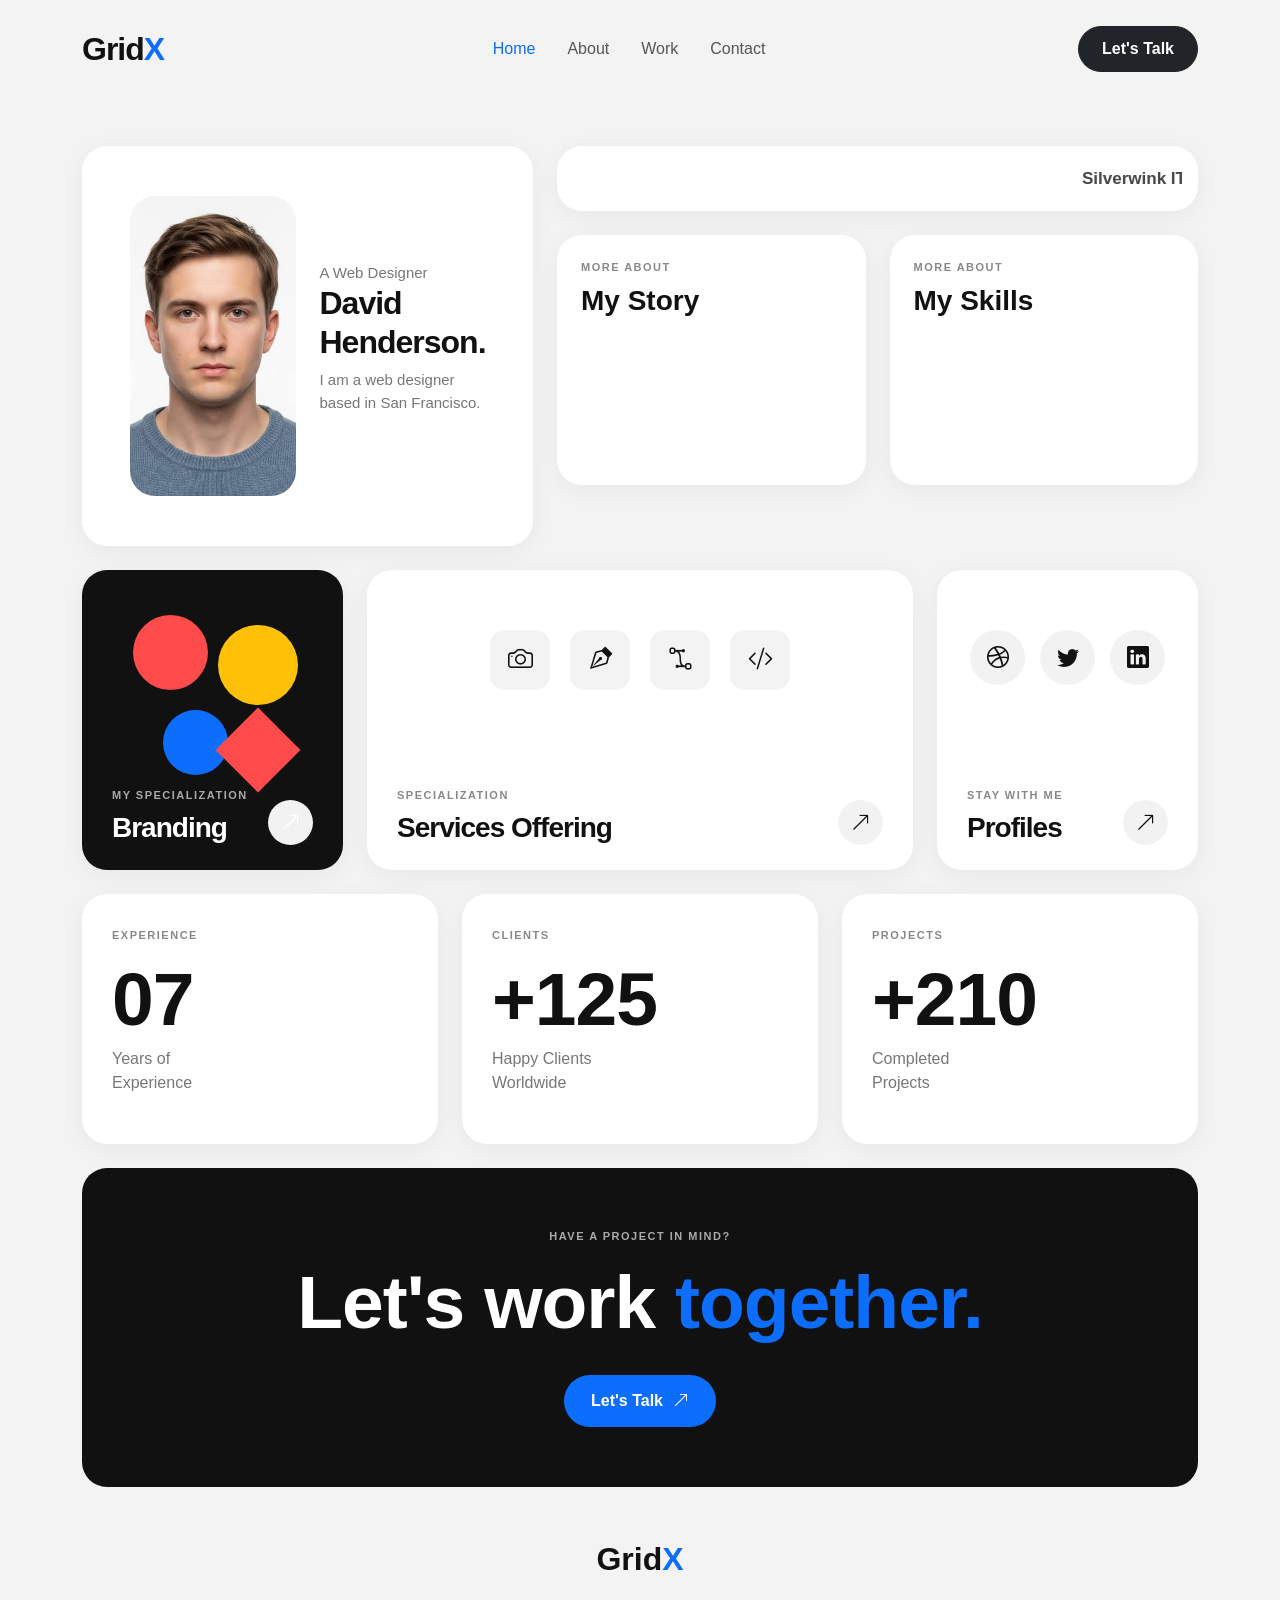
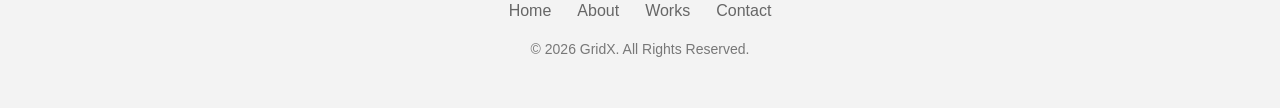
<file: Index.HTML>
<!DOCTYPE html>
<html lang="en">
    
    <head>
        <meta charset="UTF-8">
        <meta name="viewport" content="width=device-width, initial-scale=1.0">
        
        <title>GridX Portfolio</title>
        
        <link href="https://cdn.jsdelivr.net/npm/bootstrap@5.3.8/dist/css/bootstrap.min.css" rel="stylesheet">
        
        <link rel="stylesheet" href="https://cdn.jsdelivr.net/npm/bootstrap-icons@1.11.3/font/bootstrap-icons.min.css">
        
        <link rel="stylesheet" href=".//css/myallcss.css">

        
        
    </head>
    
<body>

    <nav class="navbar navbar-expand-lg bg-transparent">
        <div class="container">

            <a class="navbar-brand fw-bold fs-3" href="#">
                Grid<span class="text-primary">X</span>
            </a>

            <button class="navbar-toggler" type="button" data-bs-toggle="collapse"
                data-bs-target="#navbarSupportedContent" aria-controls="navbarSupportedContent"
                aria-expanded="false" aria-label="Toggle navigation">

                <span class="navbar-toggler-icon"></span>

            </button>

            <div class="collapse navbar-collapse" id="navbarSupportedContent">

                <ul class="navbar-nav mx-auto mb-2 mb-lg-0">

                    <li class="nav-item">
                        <a class="nav-link active" href="./Index.HTML">Home</a>
                    </li>

                    <li class="nav-item">
                        <a class="nav-link" href="./HTML/about.html">About</a>
                    </li>

                    <li class="nav-item">
                        <a class="nav-link" href="./HTML/WORKS.HTML">Work</a>
                    </li>

                    <li class="nav-item">
                        <a class="nav-link" href="#contact">Contact</a>
                    </li>

                </ul>

                <a href="#contact" class="btn btn-dark">
                    Let's Talk
                </a>

            </div>
        </div>
    </nav>

    <main>

        <section id="home" class="container mt-5">

            <div class="row g-4">

                <div class="col-12 col-lg-5">

                    <div class="profile-card rounded-5 p-4 p-lg-5 h-100">

                        <div class="row align-items-center">

                            <div class="col-12 col-md-6 text-center">

                                <img src="./profile.jpg"
                                    class="img-fluid rounded-5"
                                    alt="David Henderson">

                            </div>

                            <div class="col-12 col-md-6 mt-4 mt-md-0">

                                <p class="m-0">
                                    A Web Designer
                                </p>

                                <h2 class="m-0">
                                    David<br>
                                    Henderson.
                                </h2>

                                <p class="mt-2">
                                    I am a web designer based
                                    in San Francisco.
                                </p>

                            </div>

                        </div>

                    </div>

                </div>

                <div class="col-12 col-lg-7">

                    <div class="row g-4">

                        <div class="col-12">

                            <div class="marquee-card bg-white p-3 rounded-5">

                                <marquee>
                                    Silverwink IT Training Institute
                                </marquee>

                            </div>

                        </div>

                        <div class="col-12 col-md-6">

                            <div class="about-card bg-white rounded-5 p-4 h-100">

                                <p class="small-heading">
                                    MORE ABOUT
                                </p>

                                <h3>
                                    My Story
                                </h3>

                            </div>

                        </div>

                        <div class="col-12 col-md-6">

                            <div class="about-card bg-white rounded-5 p-4 h-100">

                                <p class="small-heading">
                                    MORE ABOUT
                                </p>

                                <h3>
                                    My Skills
                                </h3>

                            </div>

                        </div>

                    </div>

                </div>

            </div>

        </section>

        <section id="works" class="container mt-4">

            <div class="row g-4">

                <div class="col-12 col-md-6 col-lg-3">

                    <div class="grid-card branding-card h-100">

                        <div class="brand-shape">

                            <div class="red-circle"></div>
                            <div class="yellow-shape"></div>
                            <div class="blue-circle"></div>
                            <div class="red-shape"></div>

                        </div>

                        <div class="card-bottom">

                            <div>

                                <p class="small-heading">
                                    MY SPECIALIZATION
                                </p>

                                <h2>
                                    Branding
                                </h2>

                            </div>

                            <a href="#" class="small-arrow">
                                <i class="bi bi-arrow-up-right"></i>
                            </a>

                        </div>

                    </div>

                </div>

                <div class="col-12 col-md-6 col-lg-6">

                    <div class="grid-card services-card h-100">

                        <div class="service-icons">

                            <div class="service-icon">
                                <i class="bi bi-camera"></i>
                            </div>

                            <div class="service-icon">
                                <i class="bi bi-vector-pen"></i>
                            </div>

                            <div class="service-icon">
                                <i class="bi bi-bezier2"></i>
                            </div>

                            <div class="service-icon">
                                <i class="bi bi-code-slash"></i>
                            </div>

                        </div>

                        <div class="card-bottom">

                            <div>

                                <p class="small-heading">
                                    SPECIALIZATION
                                </p>

                                <h2>
                                    Services Offering
                                </h2>

                            </div>

                            <a href="#" class="small-arrow">
                                <i class="bi bi-arrow-up-right"></i>
                            </a>

                        </div>

                    </div>

                </div>

                <div class="col-12 col-md-6 col-lg-3">

                    <div class="grid-card profiles-card h-100">

                        <div class="social-icons">

                            <a href="#">
                                <i class="bi bi-dribbble"></i>
                            </a>

                            <a href="#">
                                <i class="bi bi-twitter"></i>
                            </a>

                            <a href="#">
                                <i class="bi bi-linkedin"></i>
                            </a>

                        </div>

                        <div class="card-bottom">

                            <div>

                                <p class="small-heading">
                                    STAY WITH ME
                                </p>

                                <h2>
                                    Profiles
                                </h2>

                            </div>

                            <a href="#" class="small-arrow">
                                <i class="bi bi-arrow-up-right"></i>
                            </a>

                        </div>

                    </div>

                </div>

            </div>

        </section>

        <section id="about" class="container mt-4">

            <div class="row g-4">

                <div class="col-12 col-md-4">

                    <div class="grid-card information-card h-100">

                        <p class="small-heading">
                            EXPERIENCE
                        </p>

                        <h2>
                            07
                        </h2>

                        <p>
                            Years of<br>
                            Experience
                        </p>

                    </div>

                </div>

                <div class="col-12 col-md-4">

                    <div class="grid-card information-card h-100">

                        <p class="small-heading">
                            CLIENTS
                        </p>

                        <h2>
                            +125
                        </h2>

                        <p>
                            Happy Clients<br>
                            Worldwide
                        </p>

                    </div>

                </div>

                <div class="col-12 col-md-4">

                    <div class="grid-card information-card h-100">

                        <p class="small-heading">
                            PROJECTS
                        </p>

                        <h2>
                            +210
                        </h2>

                        <p>
                            Completed<br>
                            Projects
                        </p>

                    </div>

                </div>

            </div>

        </section>

        <section id="contact" class="container contact-section mt-4">

            <div class="contact-card">

                <p class="small-heading">
                    HAVE A PROJECT IN MIND?
                </p>

                <h2>
                    Let's work
                    <span>together.</span>
                </h2>

                <a href="mailto:hello@example.com" class="talk-btn">

                    Let's Talk

                    <i class="bi bi-arrow-up-right"></i>

                </a>

            </div>

        </section>

        <footer class="container text-center py-5">

            <div class="footer-logo fs-2 fw-bold">
                Grid<span>X</span>
            </div>

            <div class="footer-links my-3">

                <a href="#home" class="mx-2">
                    Home
                </a>

                <a href="#about" class="mx-2">
                    About
                </a>

                <a href="#works" class="mx-2">
                    Works
                </a>

                <a href="#contact" class="mx-2">
                    Contact
                </a>

            </div>

            <p>
                © 2026 GridX. All Rights Reserved.
            </p>

        </footer>

    </main>

    <script src="https://ajax.googleapis.com/ajax/libs/jquery/3.7.1/jquery.min.js"></script>

    <script src="https://cdn.jsdelivr.net/npm/bootstrap@5.3.8/dist/js/bootstrap.bundle.min.js"></script>

</body>

</html>
</file>
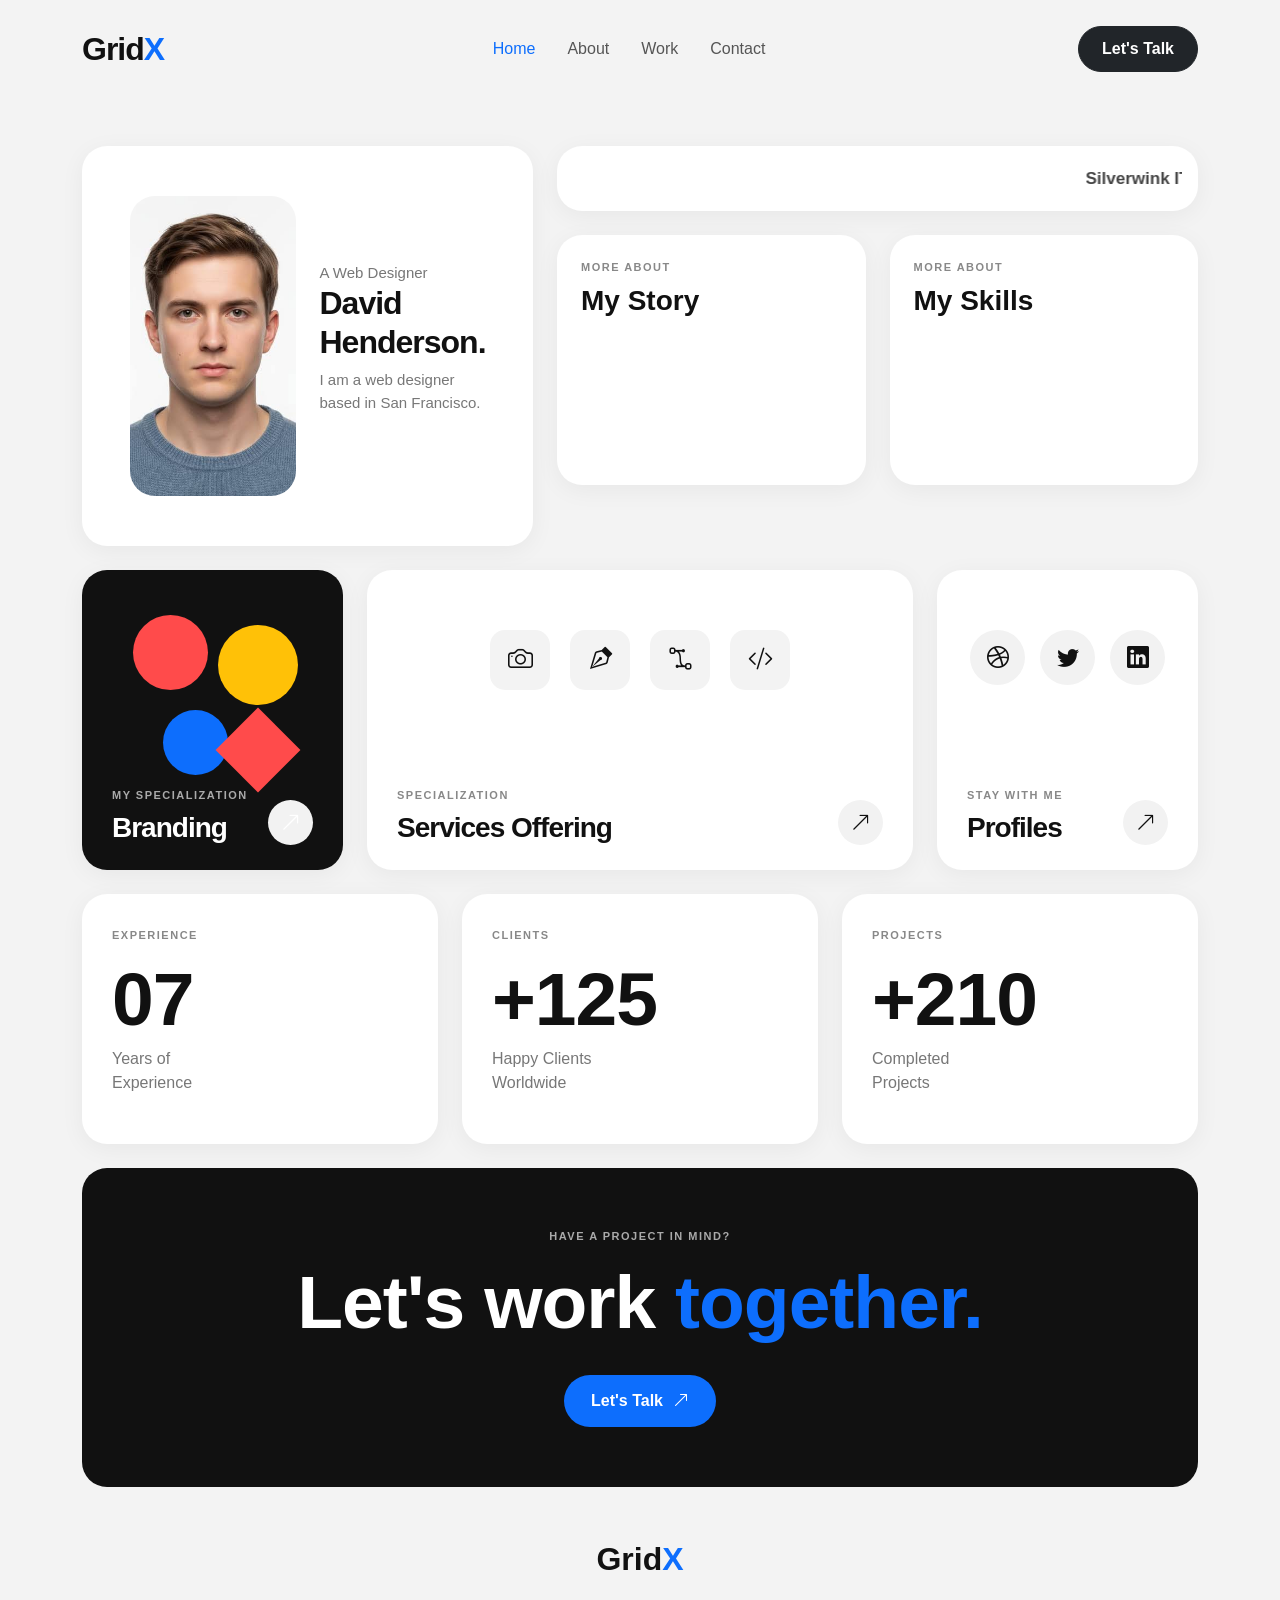
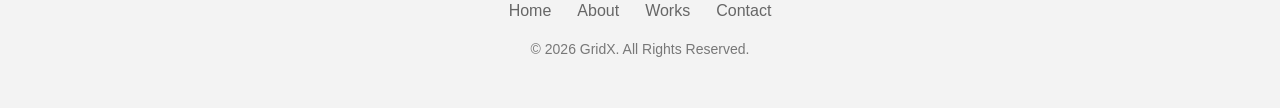
<file: index.HTML>
<!DOCTYPE html>
<html lang="en">
    
    <head>
        <meta charset="UTF-8">
        <meta name="viewport" content="width=device-width, initial-scale=1.0">
        
        <title>GridX Portfolio</title>
        
        <link href="https://cdn.jsdelivr.net/npm/bootstrap@5.3.8/dist/css/bootstrap.min.css" rel="stylesheet">
        
        <link rel="stylesheet" href="https://cdn.jsdelivr.net/npm/bootstrap-icons@1.11.3/font/bootstrap-icons.min.css">
        
        <link rel="stylesheet" href=".//css/myallcss.css">

        
        
    </head>
    
<body>

    <nav class="navbar navbar-expand-lg bg-transparent">
        <div class="container">

            <a class="navbar-brand fw-bold fs-3" href="#">
                Grid<span class="text-primary">X</span>
            </a>

            <button class="navbar-toggler" type="button" data-bs-toggle="collapse"
                data-bs-target="#navbarSupportedContent" aria-controls="navbarSupportedContent"
                aria-expanded="false" aria-label="Toggle navigation">

                <span class="navbar-toggler-icon"></span>

            </button>

            <div class="collapse navbar-collapse" id="navbarSupportedContent">

                <ul class="navbar-nav mx-auto mb-2 mb-lg-0">

                    <li class="nav-item">
                        <a class="nav-link active" href="./index.HTML">Home</a>
                    </li>

                    <li class="nav-item">
                        <a class="nav-link" href="./HTML/about.html">About</a>
                    </li>

                    <li class="nav-item">
                        <a class="nav-link" href="./HTML/WORKS.HTML">Work</a>
                    </li>

                    <li class="nav-item">
                        <a class="nav-link" href="#contact">Contact</a>
                    </li>

                </ul>

                <a href="#contact" class="btn btn-dark">
                    Let's Talk
                </a>

            </div>
        </div>
    </nav>

    <main>

        <section id="home" class="container mt-5">

            <div class="row g-4">

                <div class="col-12 col-lg-5">

                    <div class="profile-card rounded-5 p-4 p-lg-5 h-100">

                        <div class="row align-items-center">

                            <div class="col-12 col-md-6 text-center">

                                <img src="./profile.jpg"
                                    class="img-fluid rounded-5"
                                    alt="David Henderson">

                            </div>

                            <div class="col-12 col-md-6 mt-4 mt-md-0">

                                <p class="m-0">
                                    A Web Designer
                                </p>

                                <h2 class="m-0">
                                    David<br>
                                    Henderson.
                                </h2>

                                <p class="mt-2">
                                    I am a web designer based
                                    in San Francisco.
                                </p>

                            </div>

                        </div>

                    </div>

                </div>

                <div class="col-12 col-lg-7">

                    <div class="row g-4">

                        <div class="col-12">

                            <div class="marquee-card bg-white p-3 rounded-5">

                                <marquee>
                                    Silverwink IT Training Institute
                                </marquee>

                            </div>

                        </div>

                        <div class="col-12 col-md-6">

                            <div class="about-card bg-white rounded-5 p-4 h-100">

                                <p class="small-heading">
                                    MORE ABOUT
                                </p>

                                <h3>
                                    My Story
                                </h3>

                            </div>

                        </div>

                        <div class="col-12 col-md-6">

                            <div class="about-card bg-white rounded-5 p-4 h-100">

                                <p class="small-heading">
                                    MORE ABOUT
                                </p>

                                <h3>
                                    My Skills
                                </h3>

                            </div>

                        </div>

                    </div>

                </div>

            </div>

        </section>

        <section id="works" class="container mt-4">

            <div class="row g-4">

                <div class="col-12 col-md-6 col-lg-3">

                    <div class="grid-card branding-card h-100">

                        <div class="brand-shape">

                            <div class="red-circle"></div>
                            <div class="yellow-shape"></div>
                            <div class="blue-circle"></div>
                            <div class="red-shape"></div>

                        </div>

                        <div class="card-bottom">

                            <div>

                                <p class="small-heading">
                                    MY SPECIALIZATION
                                </p>

                                <h2>
                                    Branding
                                </h2>

                            </div>

                            <a href="#" class="small-arrow">
                                <i class="bi bi-arrow-up-right"></i>
                            </a>

                        </div>

                    </div>

                </div>

                <div class="col-12 col-md-6 col-lg-6">

                    <div class="grid-card services-card h-100">

                        <div class="service-icons">

                            <div class="service-icon">
                                <i class="bi bi-camera"></i>
                            </div>

                            <div class="service-icon">
                                <i class="bi bi-vector-pen"></i>
                            </div>

                            <div class="service-icon">
                                <i class="bi bi-bezier2"></i>
                            </div>

                            <div class="service-icon">
                                <i class="bi bi-code-slash"></i>
                            </div>

                        </div>

                        <div class="card-bottom">

                            <div>

                                <p class="small-heading">
                                    SPECIALIZATION
                                </p>

                                <h2>
                                    Services Offering
                                </h2>

                            </div>

                            <a href="#" class="small-arrow">
                                <i class="bi bi-arrow-up-right"></i>
                            </a>

                        </div>

                    </div>

                </div>

                <div class="col-12 col-md-6 col-lg-3">

                    <div class="grid-card profiles-card h-100">

                        <div class="social-icons">

                            <a href="#">
                                <i class="bi bi-dribbble"></i>
                            </a>

                            <a href="#">
                                <i class="bi bi-twitter"></i>
                            </a>

                            <a href="#">
                                <i class="bi bi-linkedin"></i>
                            </a>

                        </div>

                        <div class="card-bottom">

                            <div>

                                <p class="small-heading">
                                    STAY WITH ME
                                </p>

                                <h2>
                                    Profiles
                                </h2>

                            </div>

                            <a href="#" class="small-arrow">
                                <i class="bi bi-arrow-up-right"></i>
                            </a>

                        </div>

                    </div>

                </div>

            </div>

        </section>

        <section id="about" class="container mt-4">

            <div class="row g-4">

                <div class="col-12 col-md-4">

                    <div class="grid-card information-card h-100">

                        <p class="small-heading">
                            EXPERIENCE
                        </p>

                        <h2>
                            07
                        </h2>

                        <p>
                            Years of<br>
                            Experience
                        </p>

                    </div>

                </div>

                <div class="col-12 col-md-4">

                    <div class="grid-card information-card h-100">

                        <p class="small-heading">
                            CLIENTS
                        </p>

                        <h2>
                            +125
                        </h2>

                        <p>
                            Happy Clients<br>
                            Worldwide
                        </p>

                    </div>

                </div>

                <div class="col-12 col-md-4">

                    <div class="grid-card information-card h-100">

                        <p class="small-heading">
                            PROJECTS
                        </p>

                        <h2>
                            +210
                        </h2>

                        <p>
                            Completed<br>
                            Projects
                        </p>

                    </div>

                </div>

            </div>

        </section>

        <section id="contact" class="container contact-section mt-4">

            <div class="contact-card">

                <p class="small-heading">
                    HAVE A PROJECT IN MIND?
                </p>

                <h2>
                    Let's work
                    <span>together.</span>
                </h2>

                <a href="mailto:hello@example.com" class="talk-btn">

                    Let's Talk

                    <i class="bi bi-arrow-up-right"></i>

                </a>

            </div>

        </section>

        <footer class="container text-center py-5">

            <div class="footer-logo fs-2 fw-bold">
                Grid<span>X</span>
            </div>

            <div class="footer-links my-3">

                <a href="#home" class="mx-2">
                    Home
                </a>

                <a href="#about" class="mx-2">
                    About
                </a>

                <a href="#works" class="mx-2">
                    Works
                </a>

                <a href="#contact" class="mx-2">
                    Contact
                </a>

            </div>

            <p>
                © 2026 GridX. All Rights Reserved.
            </p>

        </footer>

    </main>

    <script src="https://ajax.googleapis.com/ajax/libs/jquery/3.7.1/jquery.min.js"></script>

    <script src="https://cdn.jsdelivr.net/npm/bootstrap@5.3.8/dist/js/bootstrap.bundle.min.js"></script>

</body>

</html>
</file>
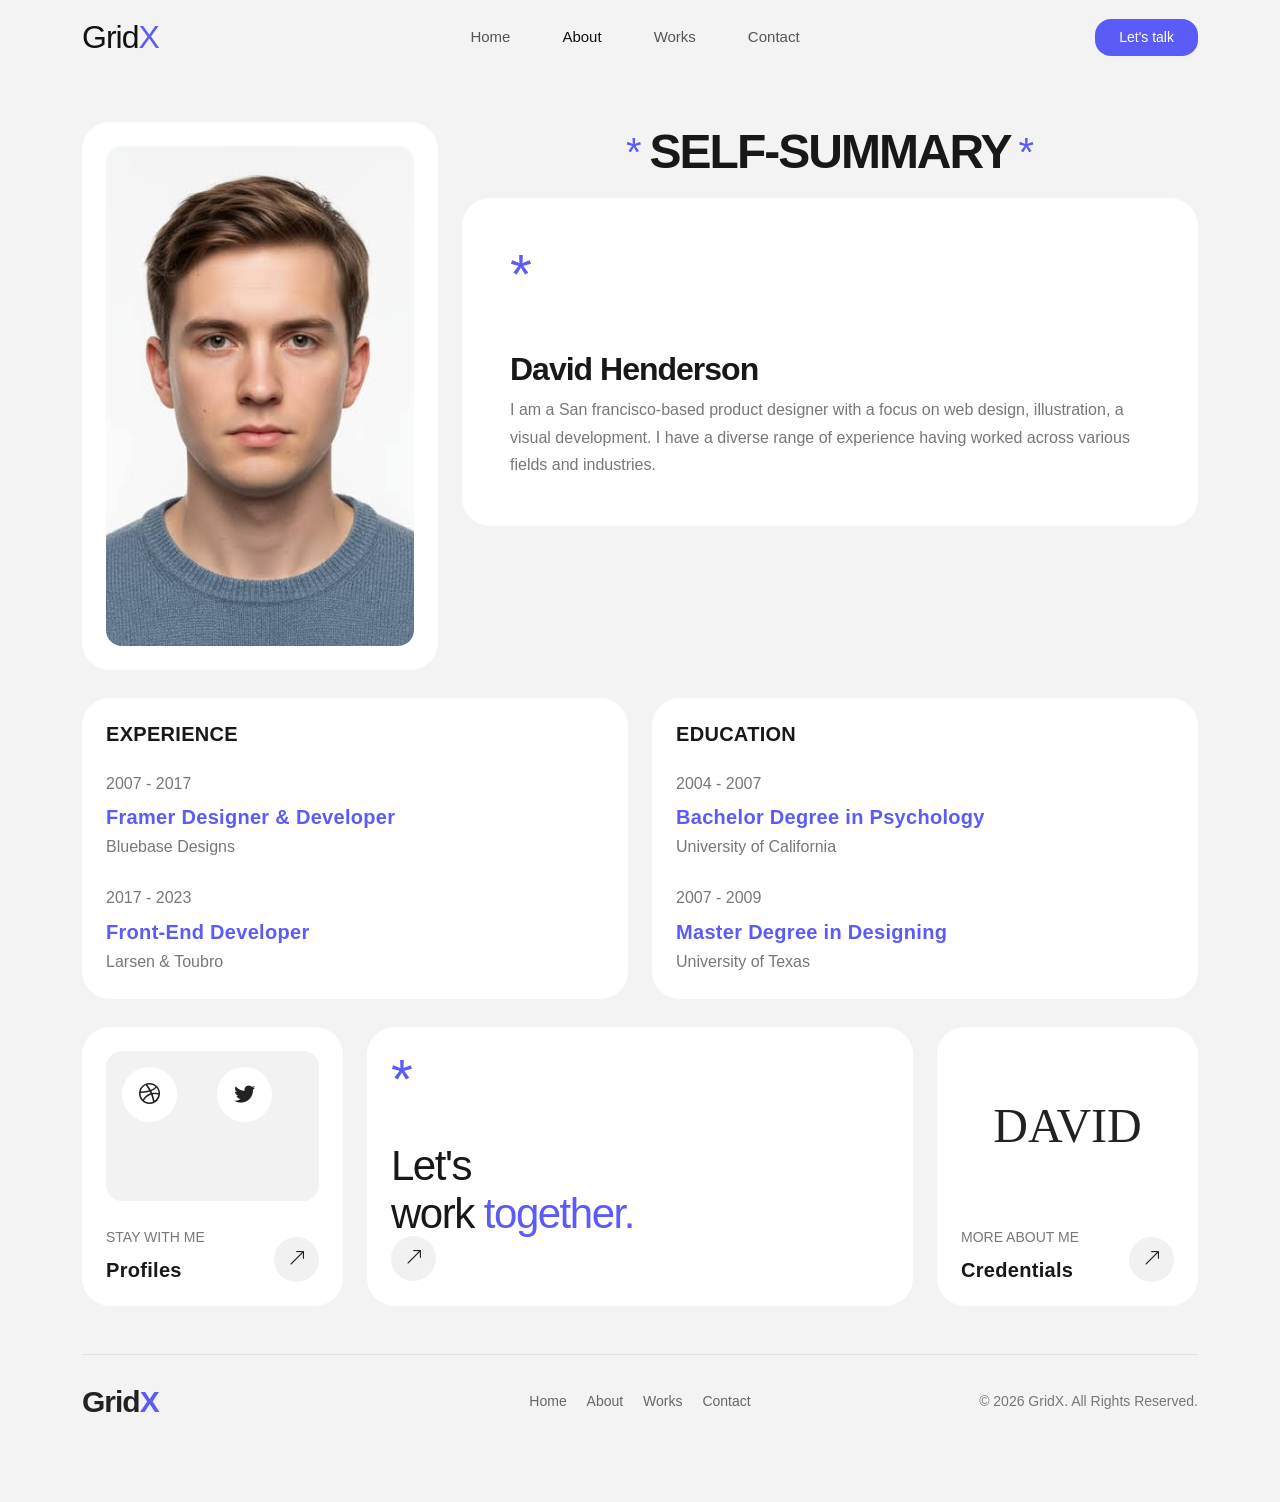
<file: HTML/about.html>
<!DOCTYPE html>
<html lang="en">

<head>
    <meta charset="UTF-8">
    <meta name="viewport" content="width=device-width, initial-scale=1.0">
    <title>GridX - About</title>

    <link href="https://cdn.jsdelivr.net/npm/bootstrap@5.3.3/dist/css/bootstrap.min.css" rel="stylesheet">

    <link rel="stylesheet"
        href="https://cdn.jsdelivr.net/npm/bootstrap-icons@1.11.3/font/bootstrap-icons.min.css">

    <link rel="stylesheet" href="../css/aboutstyle.css">
</head>

<body>

    <nav class="navbar navbar-expand-lg py-2">
        <div class="container">

            <a class="navbar-brand fs-2 fw-medium" href="../index.html">
                Grid<span>X</span>
            </a>

            <button class="navbar-toggler" type="button"
                data-bs-toggle="collapse" data-bs-target="#mainNavbar">

                <span class="navbar-toggler-icon"></span>

            </button>

            <div class="collapse navbar-collapse" id="mainNavbar">

                <ul class="navbar-nav mx-auto gap-lg-4">

                    <li class="nav-item">
                        <a class="nav-link" href="../index.html">Home</a>
                    </li>

                    <li class="nav-item">
                        <a class="nav-link active" href="about.html">About</a>
                    </li>

                    <li class="nav-item">
                        <a class="nav-link" href="WORKS.HTML">Works</a>
                    </li>

                    <li class="nav-item">
                        <a class="nav-link" href="contact.html">Contact</a>
                    </li>

                </ul>

                <a href="contact.html" class="btn talk-btn rounded-4 px-4 py-2">
                    Let's talk
                </a>

            </div>
        </div>
    </nav>

    <main class="container py-5">

        <div class="row g-4 align-items-stretch">

            <div class="col-lg-4">

                <div class="card border-0 rounded-5 h-100 p-4">

                    <div class="profile-image rounded-4 overflow-hidden">

                        <img src="../profile.jpg"
                            class="img-fluid w-100 h-100 object-fit-cover"
                            alt="David Henderson">

                    </div>

                </div>

            </div>

            <div class="col-lg-8">

                <div class="h-100">

                    <div class="d-flex justify-content-center align-items-center gap-2 mb-3">

                        <span class="blue-star" style="font-size: 2.5em;">*</span>

                        <h1 class="display-3 fw-semibold mb-0">
                            SELF-SUMMARY
                        </h1>

                        <span class="blue-star" style="font-size: 2.5em;">*</span>

                    </div>

                    <div class="card border-0 rounded-5 h-auto p-4 p-md-5">

                        <div class="summary-star" style="font-size: 3.5em;">
                            *
                        </div>

                        <div class="pt-5">

                            <h2 class="display-6 mb-2">
                                David Henderson
                            </h2>

                            <p class="text-secondary mb-0">
                                I am a San francisco-based product
                                designer with a focus on web design,
                                illustration, a visual development.
                                I have a diverse range of experience
                                having worked across various fields
                                and industries.
                            </p>

                        </div>

                    </div>

                </div>

            </div>

        </div>

        <div class="row g-4 mt-1">

            <div class="col-lg-6">

                <div class="card border-0 rounded-5 p-4 h-100">

                    <h5 class="mb-4">
                        EXPERIENCE
                    </h5>

                    <div class="mb-4">

                        <p class="text-secondary mb-2">
                            2007 - 2017
                        </p>

                        <h5 class="blue-text mb-1">
                            Framer Designer & Developer
                        </h5>

                        <p class="text-secondary mb-0">
                            Bluebase Designs
                        </p>

                    </div>

                    <div>

                        <p class="text-secondary mb-2">
                            2017 - 2023
                        </p>

                        <h5 class="blue-text mb-1">
                            Front-End Developer
                        </h5>

                        <p class="text-secondary mb-0">
                            Larsen & Toubro
                        </p>

                    </div>

                </div>

            </div>

            <div class="col-lg-6">

                <div class="card border-0 rounded-5 p-4 h-100">

                    <h5 class="mb-4">
                        EDUCATION
                    </h5>

                    <div class="mb-4">

                        <p class="text-secondary mb-2">
                            2004 - 2007
                        </p>

                        <h5 class="blue-text mb-1">
                            Bachelor Degree in Psychology
                        </h5>

                        <p class="text-secondary mb-0">
                            University of California
                        </p>

                    </div>

                    <div>

                        <p class="text-secondary mb-2">
                            2007 - 2009
                        </p>

                        <h5 class="blue-text mb-1">
                            Master Degree in Designing
                        </h5>

                        <p class="text-secondary mb-0">
                            University of Texas
                        </p>

                    </div>

                </div>

            </div>

        </div>

        <div class="row g-4 mt-1">

            <div class="col-lg-3 col-md-6">

                <div class="card border-0 rounded-5 p-4 h-100">

                    <div class="social-area rounded-4 p-3 mb-4">

                        <div class="row g-2">

                            <div class="col-6">

                                <a href="#" class="social-icon">
                                    <i class="bi bi-dribbble"></i>
                                </a>

                            </div>

                            <div class="col-6">

                                <a href="#" class="social-icon">
                                    <i class="bi bi-twitter"></i>
                                </a>

                            </div>

                        </div>

                    </div>

                    <div class="d-flex justify-content-between align-items-end mt-auto">

                        <div>

                            <small class="text-secondary">
                                STAY WITH ME
                            </small>

                            <h5 class="mb-0 mt-2">
                                Profiles
                            </h5>

                        </div>

                        <a href="#" class="arrow-btn">
                            <i class="bi bi-arrow-up-right"></i>
                        </a>

                    </div>

                </div>

            </div>

            <div class="col-lg-6 col-md-6">

                <div class="card border-0 rounded-5 p-4 h-100 position-relative">

                    <span class="summary-star" style="font-size: 3.5em;">
                        *
                    </span>

                    <div class="d-flex align-items-center h-100">

                        <h2 class="display-5 fw-normal">
                            Let's<br>
                            work
                            <span class="blue-text">
                                together.
                            </span>
                        </h2>

                    </div>

                    <a href="contact.html"
                        class="arrow-btn position-absolute bottom-4 end-4">

                        <i class="bi bi-arrow-up-right"></i>

                    </a>

                </div>

            </div>

            <div class="col-lg-3">

                <div class="card border-0 rounded-5 p-4 h-100">

                    <div class="signature text-center">
                        DAVID
                    </div>

                    <div class="d-flex justify-content-between align-items-end mt-auto">

                        <div>

                            <small class="text-secondary">
                                MORE ABOUT ME
                            </small>

                            <h5 class="mb-0 mt-2">
                                Credentials
                            </h5>

                        </div>

                        <a href="#" class="arrow-btn">
                            <i class="bi bi-arrow-up-right"></i>
                        </a>

                    </div>

                </div>

            </div>

        </div>

        <footer class="mt-5 pt-4 border-top">

            <div class="row align-items-center g-3">

                <div class="col-md-4">

                    <div class="footer-logo">
                        Grid<span>X</span>
                    </div>

                </div>

                <div class="col-md-4 text-md-center">

                    <a href="index.html" class="footer-link">
                        Home
                    </a>

                    <a href="about.html" class="footer-link">
                        About
                    </a>

                    <a href="works.html" class="footer-link">
                        Works
                    </a>

                    <a href="contact.html" class="footer-link">
                        Contact
                    </a>

                </div>

                <div class="col-md-4 text-md-end">

                    <small class="text-secondary">
                        © 2026 GridX. All Rights Reserved.
                    </small>

                </div>

            </div>

        </footer>

    </main>

    <script src="https://cdn.jsdelivr.net/npm/bootstrap@5.3.3/dist/js/bootstrap.bundle.min.js"></script>

</body>

</html>
</file>
<file: css/myallcss.css>
* {
    margin: 0;
    padding: 0;
    box-sizing: border-box;
}

html {
    scroll-behavior: smooth;
}

body {
    background: #f3f3f3;
    color: #111;
    font-family: Arial, Helvetica, sans-serif;
    overflow-x: hidden;
}

a {
    text-decoration: none;
    color: inherit;
}

img {
    max-width: 100%;
    height: auto;
    display: block;
}

.navbar {
    padding: 20px 0;
}

.navbar-brand {
    color: #111;
    font-size: 32px !important;
    letter-spacing: -1px;
}

.navbar-brand span {
    color: #0d6efd;
}

.nav-link {
    color: #555;
    font-weight: 500;
    margin: 0 8px;
    transition: 0.3s ease;
}

.nav-link:hover,
.nav-link.active {
    color: #0d6efd !important;
}

.navbar-toggler {
    border: none;
    box-shadow: none !important;
}

.btn-dark {
    border-radius: 50px;
    padding: 10px 23px;
    font-weight: 600;
    transition: 0.3s ease;
}

.btn-dark:hover {
    transform: translateY(-2px);
}

.rounded-5 {
    border-radius: 25px !important;
}

h1 {
    font-size: clamp(38px, 4vw, 55px);
    font-weight: 700;
    line-height: 0.95;
    letter-spacing: -2px;
}

h2 {
    font-weight: 700;
    letter-spacing: -1px;
}

h3 {
    font-weight: 700;
}

.profile-card {
    min-height: 400px;
    background: #fff;
    display: flex;
    align-items: center;
    overflow: hidden;
    box-shadow: 0 5px 25px rgba(0, 0, 0, 0.05);
    transition: 0.3s ease;
}

.profile-card:hover {
    transform: translateY(-5px);
    box-shadow: 0 15px 35px rgba(0, 0, 0, 0.09);
}

.profile-card img {
    width: 100%;
    height: 300px;
    object-fit: cover;
    border-radius: 25px;
}

.profile-card p {
    font-size: 15px;
    line-height: 1.5;
    color: #777;
}

.profile-card h1 {
    color: #111;
}

.marquee-card {
    min-height: 65px;
    display: flex;
    align-items: center;
    overflow: hidden;
    box-shadow: 0 5px 25px rgba(0, 0, 0, 0.05);
    transition: 0.3s ease;
}

.marquee-card:hover {
    transform: translateY(-3px);
}

.marquee-card marquee {
    font-size: 17px;
    font-weight: 600;
    color: #444;
}

.about-card {
    position: relative;
    min-height: 250px;
    background: #fff;
    box-shadow: 0 5px 25px rgba(0, 0, 0, 0.05);
    transition: 0.3s ease;
}

.about-card:hover {
    transform: translateY(-5px);
    box-shadow: 0 15px 35px rgba(0, 0, 0, 0.09);
}

.about-card h3 {
    font-size: 28px;
    margin-bottom: 15px;
}

.about-card p.text-muted {
    font-size: 14px;
    line-height: 1.6;
}

.small-heading {
    font-size: 11px;
    font-weight: 600;
    letter-spacing: 1.5px;
    color: #888;
    margin-bottom: 8px;
}

.grid-card {
    position: relative;
    width: 100%;
    min-height: 300px;
    background: #fff;
    border-radius: 25px;
    padding: 30px;
    overflow: hidden;
    box-shadow: 0 5px 25px rgba(0, 0, 0, 0.05);
    transition: transform 0.3s ease, box-shadow 0.3s ease;
}

.grid-card:hover {
    transform: translateY(-5px);
    box-shadow: 0 15px 35px rgba(0, 0, 0, 0.1);
}

.card-bottom {
    position: absolute;
    left: 30px;
    right: 30px;
    bottom: 25px;
    display: flex;
    align-items: flex-end;
    justify-content: space-between;
    gap: 15px;
}

.card-bottom h2 {
    margin: 0;
    font-size: 28px;
}

.small-arrow {
    width: 45px;
    height: 45px;
    flex-shrink: 0;
    display: flex;
    align-items: center;
    justify-content: center;
    border-radius: 50%;
    background: #f2f2f2;
    font-size: 20px;
    transition: 0.3s ease;
}

.small-arrow:hover {
    background: #0d6efd;
    color: #fff;
    transform: rotate(45deg);
}

.branding-card {
    background: #111;
    color: #fff;
}

.branding-card .small-heading {
    color: #aaa;
}

.brand-shape {
    position: absolute;
    width: 180px;
    height: 180px;
    top: 35px;
    left: 50%;
    transform: translateX(-50%);
}

.red-circle {
    position: absolute;
    width: 75px;
    height: 75px;
    background: #ff4b4b;
    border-radius: 50%;
    left: 10px;
    top: 10px;
}

.yellow-shape {
    position: absolute;
    width: 80px;
    height: 80px;
    background: #ffc107;
    border-radius: 50%;
    right: 5px;
    top: 20px;
}

.blue-circle {
    position: absolute;
    width: 65px;
    height: 65px;
    background: #0d6efd;
    border-radius: 50%;
    left: 40px;
    bottom: 10px;
}

.red-shape {
    position: absolute;
    width: 60px;
    height: 60px;
    background: #ff4b4b;
    transform: rotate(45deg);
    right: 15px;
    bottom: 5px;
}

.services-card {
    background: #fff;
}

.service-icons {
    display: flex;
    align-items: center;
    justify-content: center;
    gap: 20px;
    margin-top: 30px;
}

.service-icon {
    width: 60px;
    height: 60px;
    display: flex;
    align-items: center;
    justify-content: center;
    border-radius: 15px;
    background: #f3f3f3;
    font-size: 25px;
    transition: 0.3s ease;
}

.service-icon:hover {
    background: #0d6efd;
    color: #fff;
    transform: translateY(-5px);
}

.profiles-card {
    background: #fff;
}

.social-icons {
    display: flex;
    justify-content: center;
    gap: 15px;
    margin-top: 30px;
}

.social-icons a {
    width: 55px;
    height: 55px;
    display: flex;
    align-items: center;
    justify-content: center;
    border-radius: 50%;
    background: #f2f2f2;
    font-size: 22px;
    transition: 0.3s ease;
}

.social-icons a:hover {
    background: #0d6efd;
    color: #fff;
    transform: translateY(-5px);
}

.information-card {
    min-height: 250px;
    display: flex;
    flex-direction: column;
    justify-content: center;
}

.information-card h2 {
    font-size: clamp(50px, 6vw, 75px);
    line-height: 1;
    margin: 10px 0;
}

.information-card p:last-child {
    color: #777;
    font-size: 16px;
    line-height: 1.5;
}

.contact-section {
    margin-top: 30px;
}

.contact-card {
    background: #111;
    color: #fff;
    border-radius: 25px;
    padding: 60px 50px;
    text-align: center;
}

.contact-card .small-heading {
    color: #aaa;
}

.contact-card h2 {
    font-size: clamp(42px, 6vw, 75px);
    line-height: 1;
    margin: 20px 0 35px;
}

.contact-card h2 span {
    color: #0d6efd;
}

.talk-btn {
    display: inline-flex;
    align-items: center;
    justify-content: center;
    gap: 10px;
    padding: 14px 27px;
    background: #0d6efd;
    color: #fff;
    border-radius: 50px;
    font-weight: 600;
    transition: 0.3s ease;
}

.talk-btn:hover {
    background: #fff;
    color: #111;
    transform: translateY(-3px);
}

.talk-btn i {
    transition: 0.3s ease;
}

.talk-btn:hover i {
    transform: rotate(45deg);
}

footer {
    color: #777;
}

.footer-logo {
    color: #111;
}

.footer-logo span {
    color: #0d6efd;
}

.footer-links {
    display: flex;
    justify-content: center;
    flex-wrap: wrap;
    gap: 10px;
}

.footer-links a {
    color: #666;
    transition: 0.3s ease;
}

.footer-links a:hover {
    color: #0d6efd;
}

footer p {
    margin: 0;
    font-size: 14px;
}

@media (max-width: 991px) {

    .navbar {
        padding: 15px 0;
    }

    .navbar-nav {
        text-align: center;
        margin-top: 15px;
    }

    .navbar .btn-dark {
        display: block;
        width: fit-content;
        margin: 10px auto;
    }

    .profile-card {
        min-height: 380px;
    }

    .grid-card {
        min-height: 280px;
    }
}

@media (max-width: 767px) {

    .container {
        padding-left: 15px;
        padding-right: 15px;
    }

    .navbar-brand {
        font-size: 28px !important;
    }

    .profile-card {
        min-height: auto;
        padding: 25px !important;
    }

    .profile-card img {
        height: 280px;
    }

    .profile-card h1 {
        font-size: 40px;
    }

    .profile-card .col-12.col-md-6:last-child {
        margin-top: 25px;
    }

    .about-card {
        min-height: 220px;
    }

    .grid-card {
        min-height: 270px;
        padding: 25px;
    }

    .card-bottom {
        left: 25px;
        right: 25px;
        bottom: 22px;
    }

    .card-bottom h2 {
        font-size: 24px;
    }

    .service-icons {
        gap: 12px;
    }

    .service-icon {
        width: 52px;
        height: 52px;
        font-size: 21px;
    }

    .contact-card {
        padding: 45px 25px;
    }

    .contact-card h2 {
        font-size: 42px;
    }
}

@media (max-width: 480px) {

    .profile-card img {
        height: 230px;
    }

    .profile-card h1 {
        font-size: 34px;
    }

    .profile-card p {
        font-size: 14px;
    }

    .marquee-card marquee {
        font-size: 15px;
    }

    .service-icons {
        flex-wrap: wrap;
        gap: 10px;
    }

    .service-icon {
        width: 48px;
        height: 48px;
        font-size: 19px;
    }

    .social-icons {
        gap: 10px;
    }

    .social-icons a {
        width: 48px;
        height: 48px;
        font-size: 19px;
    }

    .contact-card h2 {
        font-size: 36px;
    }

    .talk-btn {
        padding: 12px 22px;
    }
}
</file>
<file: css/aboutstyle.css>
* {
    box-sizing: border-box;
}

body {
    margin: 0;
    padding: 0;
    background: #f3f3f3;
    color: #222;
    font-family: "DM Sans", sans-serif;
}

.navbar {
    background: #f3f3f3;
}

.navbar-brand {
    color: #111 !important;
    letter-spacing: -1px;
}

.navbar-brand span {
    color: #5b5bf7;
}

.nav-link {
    color: #555 !important;
    font-size: 15px;
    font-weight: 500;
    padding: 8px 14px !important;
}

.nav-link:hover,
.nav-link.active {
    color: #111 !important;
}

.navbar-toggler {
    border: 0;
    box-shadow: none !important;
}

.talk-btn {
    background: #5b5bf7;
    color: white;
    border: none;
    font-size: 14px;
    font-weight: 500;
}

.talk-btn:hover {
    background: #4444e8;
    color: white;
}

.card {
    background: #fff;
    border-radius: 28px !important;
    box-shadow: none;
}

.profile-image {
    width: 100%;
    height: 500px;
    background: #e5e5e5;
}

.profile-image img {
    display: block;
}

.blue-star {
    color: #5b5bf7;
    font-size: 24px;
}

h1,
h2,
h3,
h4,
h5,
h6 {
    color: #181818;
    font-weight: 600;
}

.display-3 {
    font-size: 48px;
    letter-spacing: -2px;
}

.display-5 {
    font-size: 42px;
    line-height: 1.15;
    letter-spacing: -1.5px;
}

.display-6 {
    font-size: 32px;
    font-weight: 600;
    letter-spacing: -1px;
}

.text-secondary {
    color: #777 !important;
    line-height: 1.7;
}

.summary-star {
    color: #5b5bf7;
    font-size: 48px;
    line-height: 1;
}

.blue-text {
    color: #5b5bf7 !important;
}

.card h5 {
    letter-spacing: 0.3px;
}

.social-area {
    background: #f2f2f2;
    min-height: 150px;
}

.social-icon {
    height: 55px;
    width: 55px;
    border-radius: 50%;
    background: #fff;
    color: #222;
    display: flex;
    justify-content: center;
    align-items: center;
    font-size: 21px;
    text-decoration: none;
    transition: 0.3s;
}

.social-icon:hover {
    background: #5b5bf7;
    color: #fff;
}

.arrow-btn {
    width: 45px;
    height: 45px;
    border-radius: 50%;
    background: #f1f1f1;
    color: #222;
    display: flex;
    align-items: center;
    justify-content: center;
    text-decoration: none;
    font-size: 18px;
    transition: 0.3s;
}

.arrow-btn:hover {
    background: #5b5bf7;
    color: #fff;
}

.signature {
    min-height: 150px;
    display: flex;
    justify-content: center;
    align-items: center;
    font-size: 48px;
    font-family: cursive;
    color: #222;
}

footer {
    margin-top: 80px !important;
    padding-bottom: 30px;
    border-color: #ddd !important;
}

.footer-logo {
    font-size: 30px;
    font-weight: 600;
    letter-spacing: -1px;
}

.footer-logo span {
    color: #5b5bf7;
}

.footer-link {
    color: #666;
    text-decoration: none;
    margin: 0 8px;
    font-size: 14px;
}

.footer-link:hover {
    color: #5b5bf7;
}

.position-absolute.bottom-4 {
    bottom: 25px !important;
}

@media (max-width: 991px) {

    .navbar-nav {
        padding: 20px 0;
    }

    .talk-btn {
        display: inline-block;
        margin-bottom: 15px;
    }

    .profile-image {
        height: 450px;
    }

    .display-3 {
        font-size: 40px;
    }

    .display-5 {
        font-size: 36px;
    }
}

@media (max-width: 767px) {

    main.container {
        padding-top: 30px !important;
    }

    .profile-image {
        height: 400px;
    }

    .display-3 {
        font-size: 30px;
        letter-spacing: -1px;
    }

    .display-5 {
        font-size: 32px;
    }

    .display-6 {
        font-size: 27px;
    }

    .blue-star {
        font-size: 18px;
    }

    .summary-star {
        font-size: 38px;
    }

    .card {
        border-radius: 22px !important;
    }

    footer {
        text-align: center;
        margin-top: 50px !important;
    }

    .footer-logo {
        margin-bottom: 10px;
    }

    .footer-link {
        display: inline-block;
        margin: 5px 7px;
    }
}

@media (max-width: 575px) {

    .profile-image {
        height: 350px;
    }

    .display-3 {
        font-size: 25px;
    }

    .display-5 {
        font-size: 28px;
    }

    .display-6 {
        font-size: 24px;
    }

    .card {
        padding: 22px !important;
    }

    .social-area {
        min-height: 120px;
    }

    .signature {
        min-height: 120px;
        font-size: 40px;
    }
}
</file>
